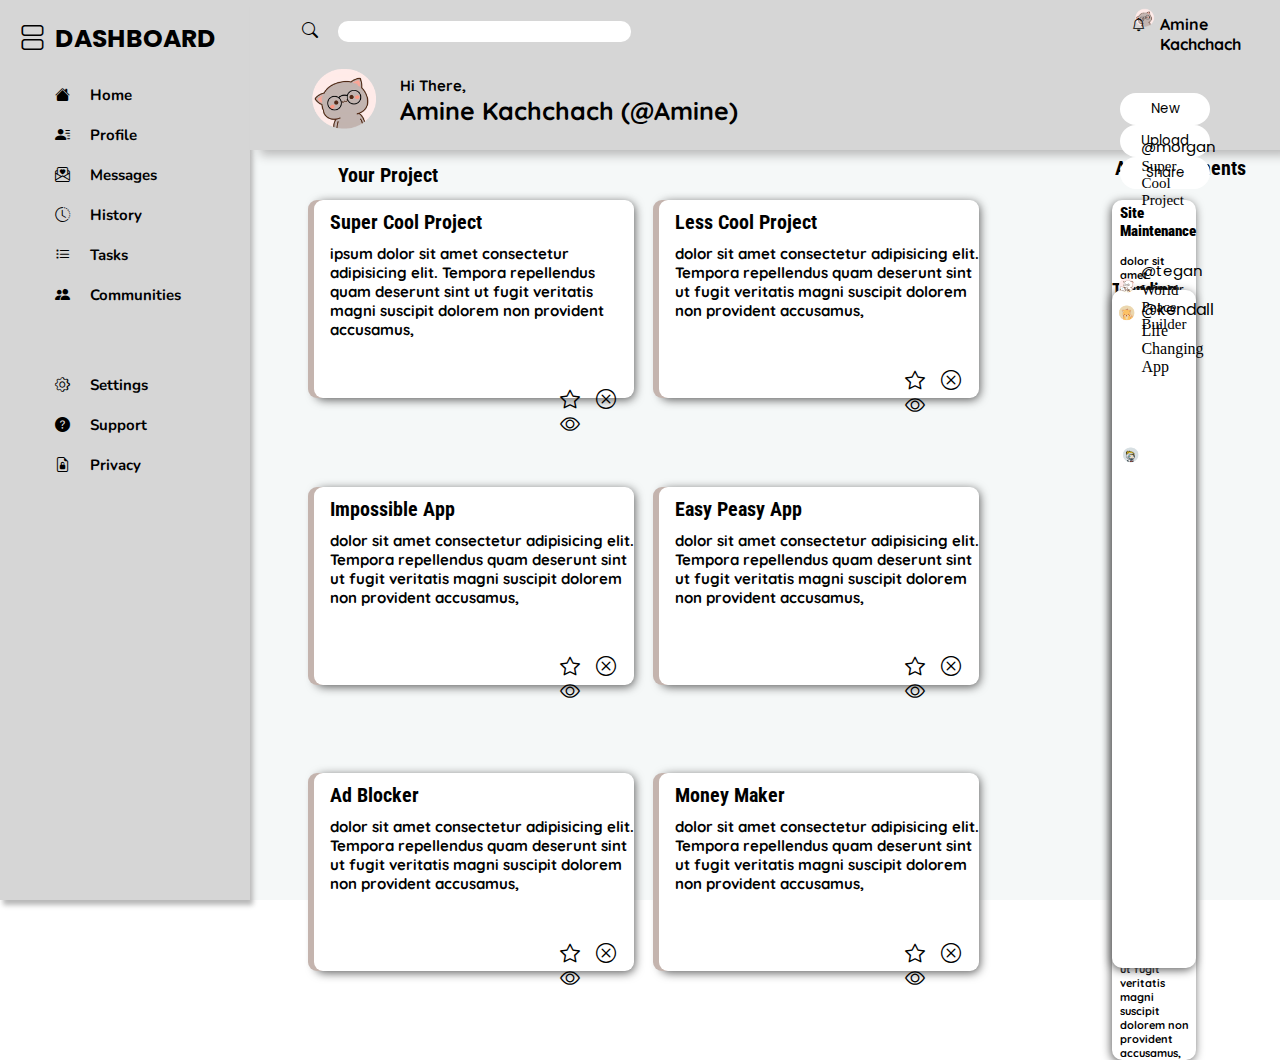
<file: admin-dashboard/index.html>
<!DOCTYPE html>
<html lang="en">
<head>
    <meta charset="UTF-8">
    <meta http-equiv="X-UA-Compatible" content="IE=edge">
    <meta name="viewport" content="width=device-width, initial-scale=1.0">
    <link rel="stylesheet" href="style.css">
    <link rel="stylesheet" href="https://cdn.jsdelivr.net/npm/bootstrap-icons@1.8.0/font/bootstrap-icons.css">
    <title>Admin Dashboard</title>
</head>
<body>
<div class="grid-container">
    <div class="title-dashboard"><h1><i class="bi bi-view-stacked"></i>DASHBOARD</h1></div>
    <div class="sidebar-menu">
        <button><i class="bi bi-house-fill"></i>Home</button>
        <button><i class="bi bi-person-lines-fill"></i>Profile</button>
        <button><i class="bi bi-envelope-paper-heart"></i>Messages</button>
        <button><i class="bi bi-clock-history"></i>History</button>
        <button><i class="bi bi-list-task"></i>Tasks</button>
        <button><i class="bi bi-people-fill"></i>Communities</button>
        <div class="second-part-menu">
            <button><i class="bi bi-gear"></i>Settings</button>
            <button><i class="bi bi-question-circle-fill"></i>Support</button>
            <button><i class="bi bi-file-earmark-lock2"></i>Privacy</button>

        </div>
    </div>

<div class="search-container">
    <div class="search-input">
        <i class="bi bi-search"></i><input type="search" name="" id="">
    </div>
    
</div>
<div class="search-logo">
    <img class="pawn-logo" src="img/gray-cat.svg" alt="">  
</div>

<div class="logo-text">
    <p class="p1">Hi There,</p>
    <p class="p2">Amine Kachchach (@Amine)</p>
   
</div>

<div class="second-search-logo">
    <img class="pawn-logo" src="img/gray-cat.svg" alt="">  
</div>

<div class="second-logo-text">
    <p>Amine Kachchach</p>
</div>

<div class="second-logo-bell">
  <BUTton><i class="bi bi-bell"></i></BUTton>  
</div>

<div class="search-buttons">
    <button class="srch-btn">New</button>
    <button class="srch-btn">Upload</button>
    <button class="srch-btn">Share</button>
</div>

<h2 class="anouncements-title">Announcements</h2>

<h2 class="projects-title">Your Project</h2>
<div class="articles-grid">
    <article class="articles-styles"> <h1>Super Cool Project</h1> 
        <p>
        ipsum dolor sit amet consectetur adipisicing elit.
        Tempora repellendus quam deserunt sint ut fugit veritatis magni suscipit 
        dolorem non provident accusamus, 
        <div class="project-icons">
            <button><i class="bi bi-star" style="font-size:20px;"></i></button>
            <button><i class="bi bi-x-circle" style="font-size:20px;"></i></button>
            <button><i class="bi bi-eye " style="font-size:20px;"></i></button> 
        </div>
        <p>
    </article>
    <article class="articles-styles" > <h1>Impossible App</h1> 
        <p>
        dolor sit amet consectetur adipisicing elit.
        Tempora repellendus quam deserunt sint ut fugit veritatis magni suscipit 
        dolorem non provident accusamus, 
        <div class="project-icons">
            <button><i class="bi bi-star" style="font-size:20px;"></i></button>
            <button><i class="bi bi-x-circle" style="font-size:20px;"></i></button>
            <button><i class="bi bi-eye " style="font-size:20px;"></i></button> 
        </div>
        </p>
    </article>
    <article class="articles-styles"> <h1>Ad Blocker</h1> 
        <p>
        dolor sit amet consectetur adipisicing elit.
        Tempora repellendus quam deserunt sint ut fugit veritatis magni suscipit 
        dolorem non provident accusamus, 
        <div class="project-icons">
            <button><i class="bi bi-star" style="font-size:20px;"></i></button>
            <button><i class="bi bi-x-circle" style="font-size:20px;"></i></button>
            <button><i class="bi bi-eye " style="font-size:20px;"></i></button> 
        </div>
        </p>    
    </article>
    <article class="articles-styles"> <h1>Less Cool Project</h1> 
        <p>
            dolor sit amet consectetur adipisicing elit.
            Tempora repellendus quam deserunt sint ut fugit veritatis magni suscipit 
            dolorem non provident accusamus, 
            <div class="project-icons">
                <button><i class="bi bi-star" style="font-size:20px;"></i></button>
                <button><i class="bi bi-x-circle" style="font-size:20px;"></i></button>
                <button><i class="bi bi-eye " style="font-size:20px;"></i></button> 
            </div>
        </p>
    </article>
    <article class="articles-styles"> <h1>Easy Peasy App</h1> 
        <p>
            dolor sit amet consectetur adipisicing elit.
            Tempora repellendus quam deserunt sint ut fugit veritatis magni suscipit 
            dolorem non provident accusamus, 
            <div class="project-icons">
                <button><i class="bi bi-star" style="font-size:20px;"></i></button>
                <button><i class="bi bi-x-circle" style="font-size:20px;"></i></button>
                <button><i class="bi bi-eye " style="font-size:20px;"></i></button> 
            </div>
        </p>
    </article>
    <article class="articles-styles"> <h1>Money Maker</h1> 
        <p>
            dolor sit amet consectetur adipisicing elit.
            Tempora repellendus quam deserunt sint ut fugit veritatis magni suscipit 
            dolorem non provident accusamus, 
            <div class="project-icons">
                <button><i class="bi bi-star" style="font-size:20px;"></i></button>
                <button><i class="bi bi-x-circle" style="font-size:20px;"></i></button>
                <button><i class="bi bi-eye " style="font-size:20px;"></i></button> 
            </div>
        </p>
    </article>
</div>
<div class="announce-grid">
    <article class="announce-articles">
        <h1>Site Maintenance</h1>
        <br>
        <p>
            dolor sit amet consectetur adipisicing elit.
            Tempora repellendus quam deserunt sint ut fugit veritatis magni suscipit 
            dolorem non provident accusamus, 
        </p>

        <br>
        <hr>
        <br>

        <h1>Community Share Day</h1>
        <br>
        <p>
            dolor sit amet consectetur adipisicing elit.
            Tempora repellendus quam deserunt sint ut fugit veritatis magni suscipit 
            dolorem non provident accusamus,
        </p>

        <br>
        <hr>
        <br>
        
        <h1>Update Privacy Policy</h1>
        <br>
        <p>
            dolor sit amet consectetur adipisicing elit.
            Tempora repellendus quam deserunt sint ut fugit veritatis magni suscipit 
            dolorem non provident accusamus, 
        </p>
    </article>
</div>

<h1 class="trending-title">Trending</h1>

<div class="trending-grid">
    <div class="trending-infos">
            <img src="img/chibi-dog.svg" alt="" class="trending-img1">
        <div class="trending-p">
            <p class="trending-descriptions">
                <p class="mentions">
                    @tegan <br>
                </p> 
                World Peace Builder
            </p>
        </div>

        <img src="img/cat-laptop.svg" alt="" class="trending-img2">
        <img src="img/blonde-chibi.svg" alt="" class="trending-img3">

        <div class="trending-p2">
            <p class="trending-descriptions">
                <p class="mentions">
                    @morgan <br>
                </p> 
                Super Cool Project
            </p>
        </div>

        <div class="trending-p3">
            <p class="trending-descriptions">
                <p class="mentions">
                    @kendall <br>
                </p> 
                Life Changing App
            </p>
        </div>
    </div>
</div>  
</div>
</body>
</html>
</file>
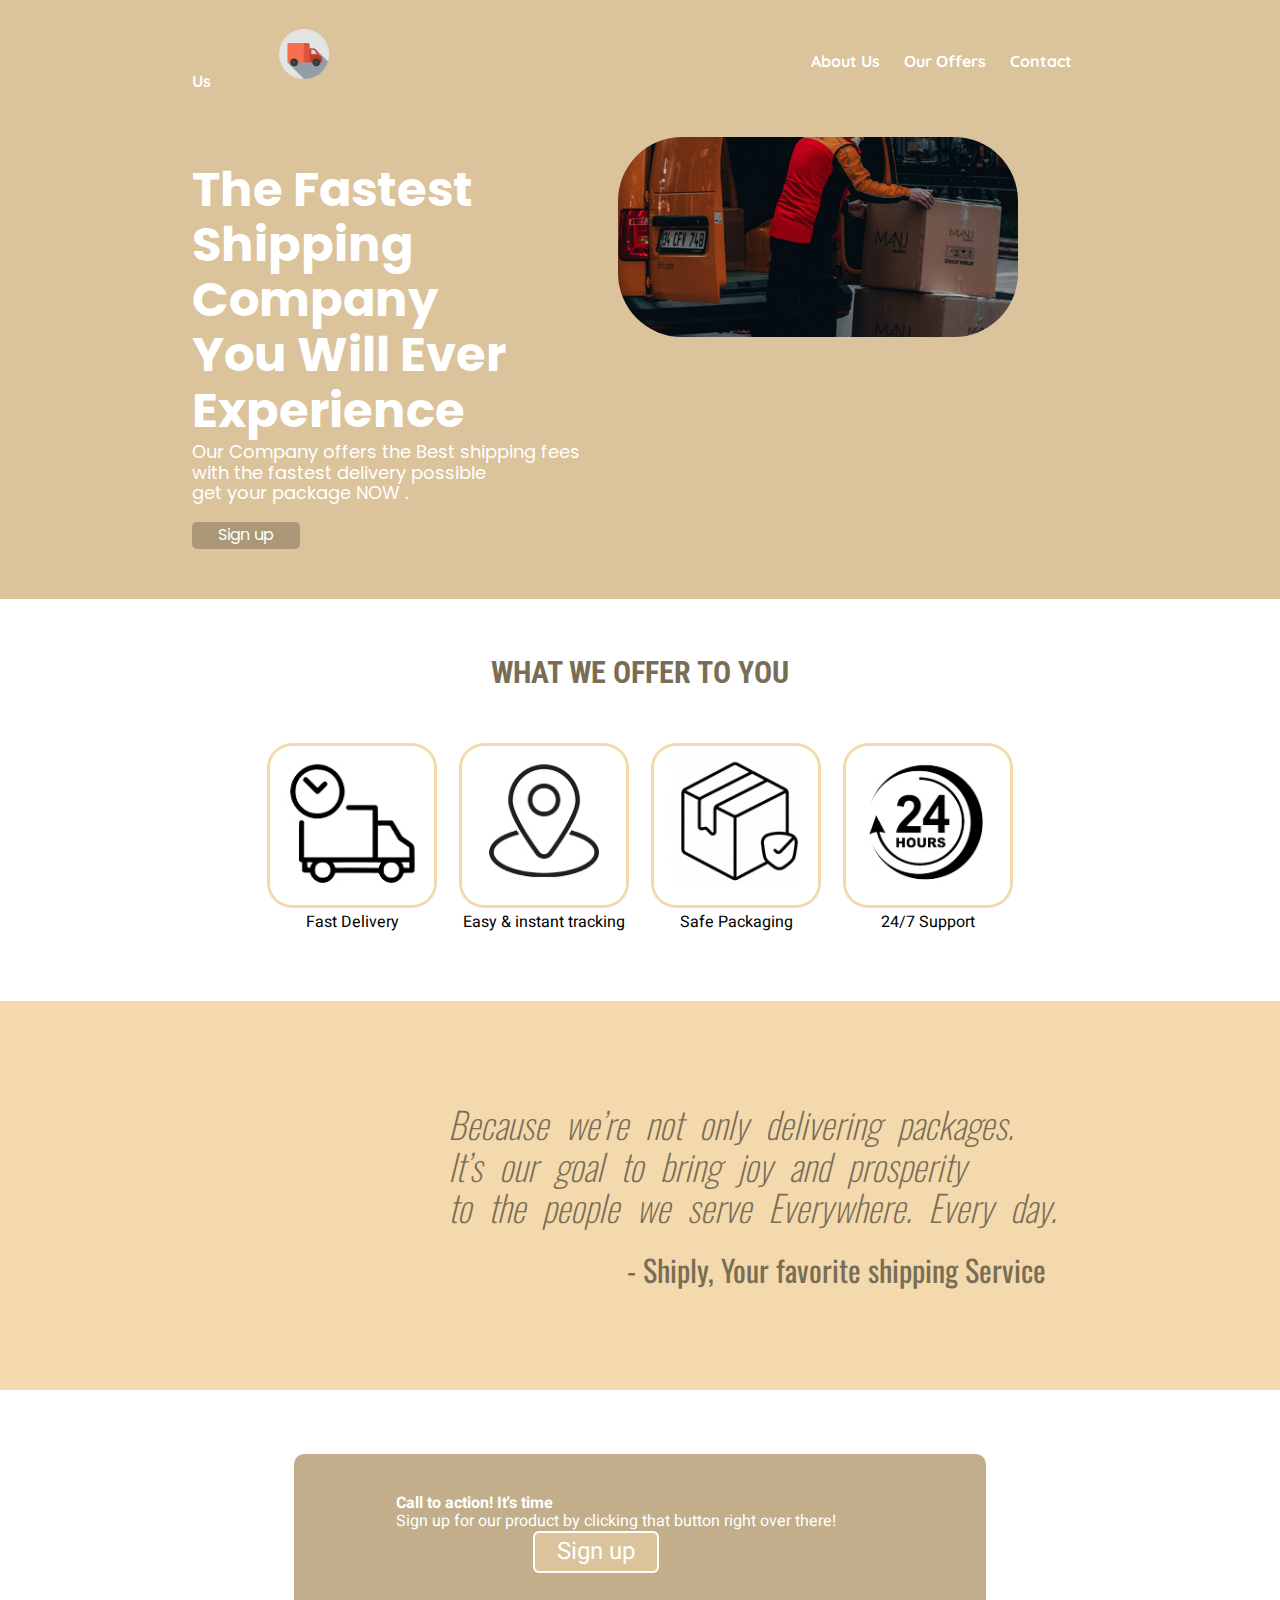
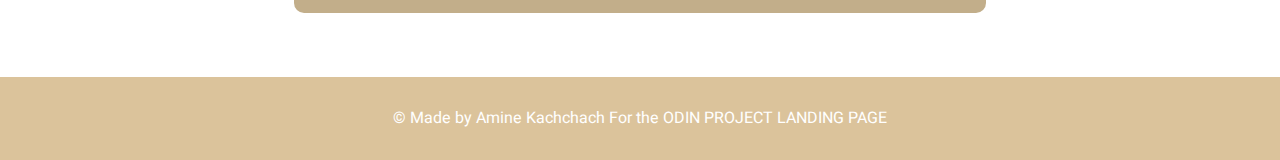
<file: landing page/index.html>
<!DOCTYPE html>
<html lang="en">
<head>
    <meta charset="UTF-8">
    <meta http-equiv="X-UA-Compatible" content="IE=edge">
    <meta name="viewport" content="width=device-width, initial-scale=1.0">
    <link rel="stylesheet" href="style.css">
    <link rel="stylesheet" href="normalize.css">
    <title>Shiply</title>
</head>
<body>
        <header class="main-header">

            <div class="container1"> 

              <a href="#">
                  <img src="img/logo.png" alt="logo" class="header-logo">
                </a>      
            <h3></h3>

            <ul class="main-nav">
                <li>
                    <a href="#">About Us</a> 
                </li>
                <li>
                    <a href="#">Our Offers</a> 
                </li>
                <li>
                   <a href="#">Contact Us</a> 
                </li>
            </ul>
            <img src="img/placeholder.jpg" alt="placeholderimg" class="placeholder-img">

            <h2>The Fastest Shipping Company <br> You Will Ever Experience</h2>
            <p>
                Our Company offers the Best shipping fees<br>with
                the fastest delivery possible<br> get your package NOW .
            </p>
            <button type="submit" class="btn1">Sign up</button>
        </div>
        
        </header>


        <div class="container2">
            <h3>WHAT WE OFFER TO YOU</h3>
            <figure class="item">
                    <div class="wrap">
                        <img src="img/fast.jpg" />
                        <figcaption class="caption">Fast Delivery</figcaption>
                    </div>
                    <div class="wrap">
                        <img src="img/track.jpg" />
                        <figcaption class="caption">Easy & instant tracking</figcaption>
                    </div>  
                    <div class="wrap">
                        <img src="img/safe.jpg" />
                        <figcaption class="caption">Safe Packaging</figcaption>
                    </div>
                    <div class="wrap">
                        <img src="img/support.jpg" />
                        <figcaption class="caption">24/7 Support</figcaption>
                    </div>
                    </figure>
        </div>

        <div class="container3">

            <p>
                Because we’re not only delivering packages. <br>
                It’s our goal to bring joy and prosperity <br> 
                to the people we serve Everywhere. Every day.
            </p>
            <blockquote>- Shiply, Your favorite shipping Service</blockquote> 
        </div>
        <div class="container4">
            <div class="wrapper">
                <p>
                   <strong>Call to action! It's time</strong> 
                    <br> 
                     Sign up for our product by clicking that button right over there! 
                    <button class="signup2">
                        Sign up
                    </button>
                </p>
            </div>

        </div>
        <footer class="main-footer">
            <span>&copy; Made by Amine Kachchach For the ODIN PROJECT LANDING PAGE</span>
        </footer>
</body>
</html>
</file>
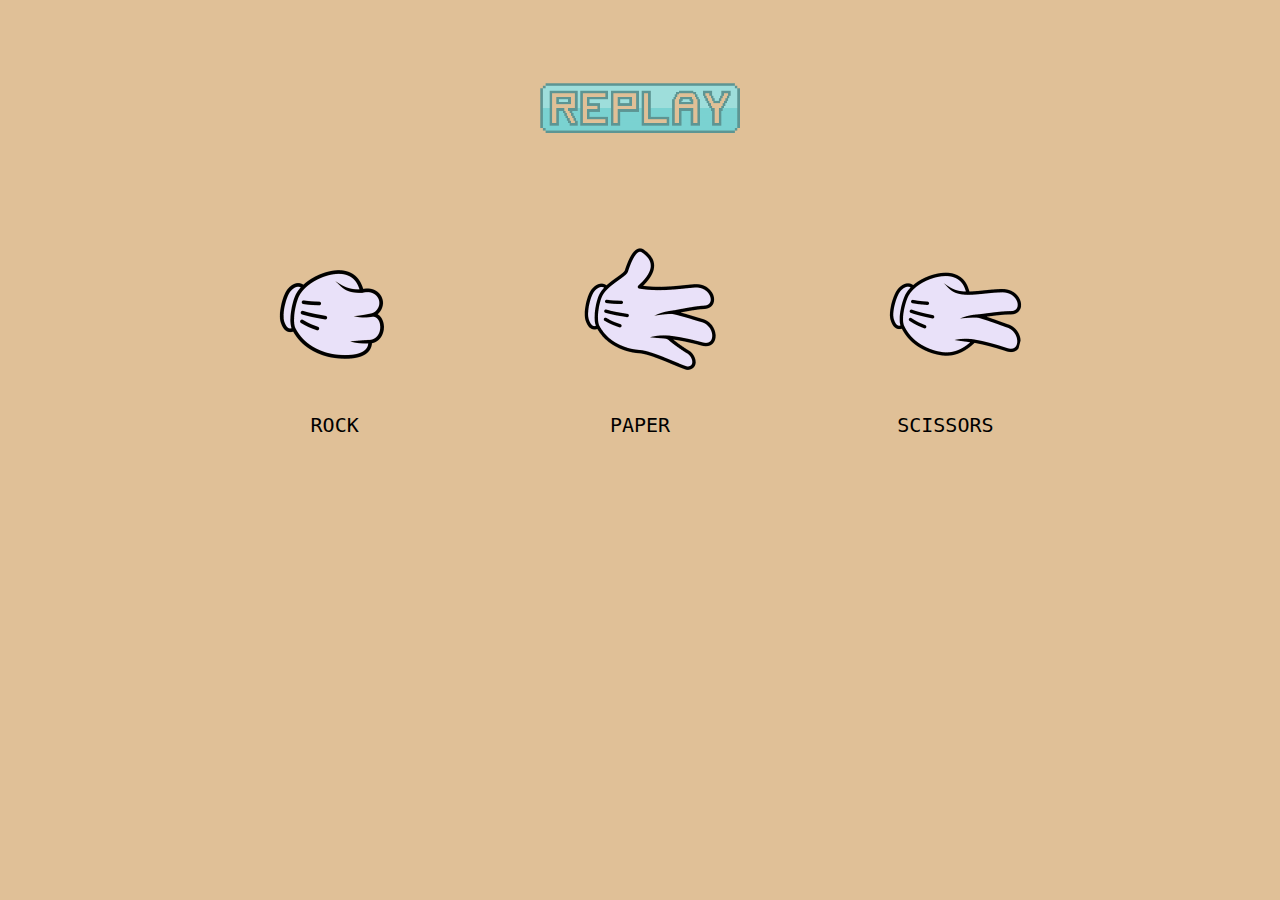
<file: rock-paper-scissors/index.html>
<!DOCTYPE html>
<html lang="en">
<head>
    <meta charset="UTF-8">
    <meta http-equiv="X-UA-Compatible" content="IE=edge">
    <meta name="viewport" content="width=device-width, initial-scale=1.0">
    <link rel="stylesheet" href="style.css">
    <title>Document</title>
</head>
<body>

    
    <div class="play-again">
        <button id="play-again"><img src="img/playagain.png"></button>
    </div>
<div id="final-message" class="fm">


    <div class="game-buttons">
        <button id="rocks"><img src="img/rock.png"> ROCK </button>
        <button id="papers"><img src="img/paper.png"> PAPER</button>
        <button id="scissors"><img src="img/scissor.png"> SCISSORS </button>
    </div>


    <div id="humanScore" class="humanScore"></div>
    <div id="cpuScore" class="cpuScore"></div>
    <div id="results" class="results"></div>
    <div id="final-result" class="final-result"></div>

</div>
    <script src="script2.js"></script>

</body>
</html>
</file>
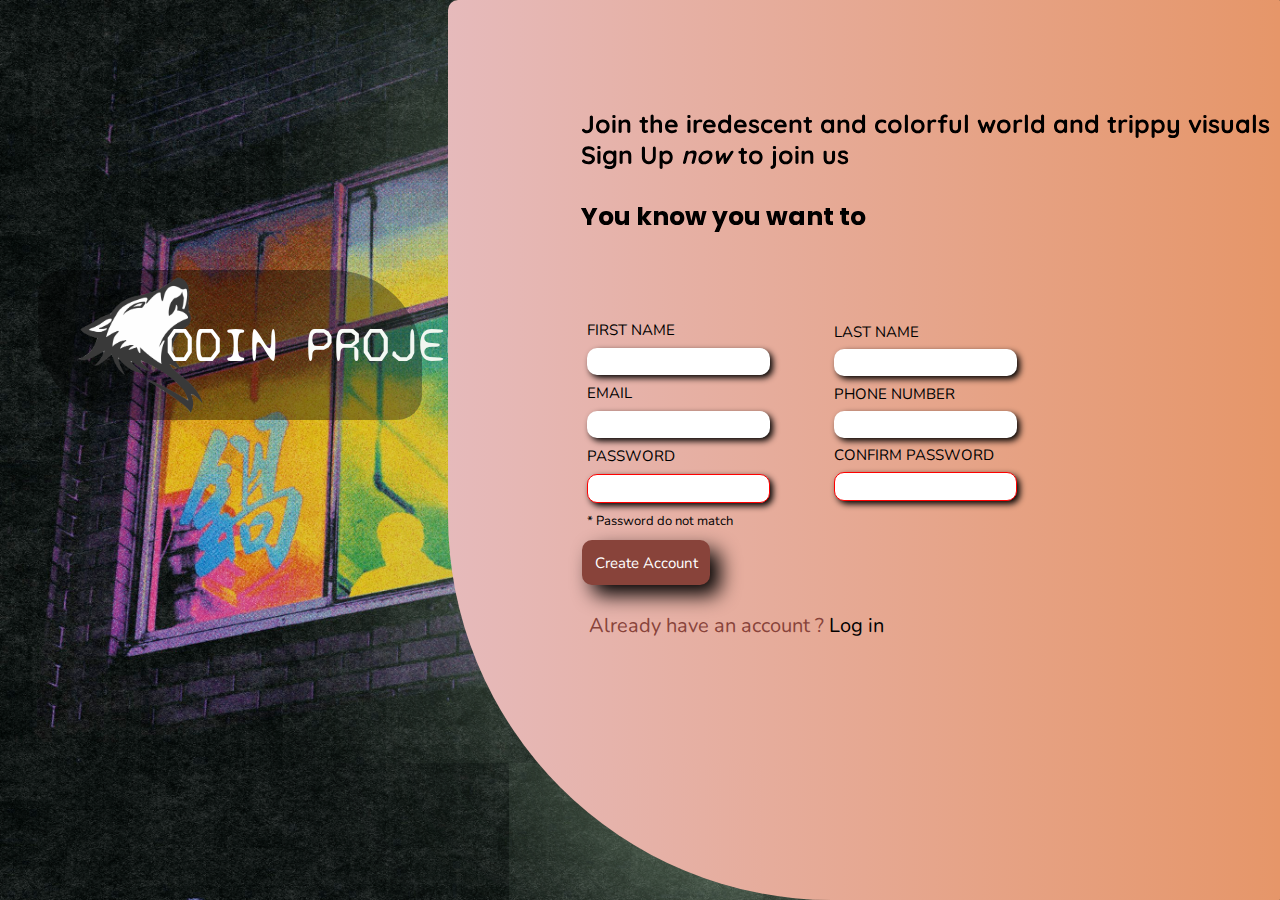
<file: signupform/index.html>
<!DOCTYPE html>
<html lang="en">
<head>
    <meta charset="UTF-8">
    <meta http-equiv="X-UA-Compatible" content="IE=edge">
    <meta name="viewport" content="width=device-width, initial-scale=1.0">
    <link rel="stylesheet" href="style.css">
    <title>Sign Up Form</title>
</head>
<body>
    <div class="logo-bg"></div>
    <div>
            <img src="img/logo.png" alt="wolf photo" class="bg-logo">
            <text class="logo-title">ODIN PROJECT</text>
    </div>

    <div class="white-background">
            <p class="first-paragraph">Join the iredescent and colorful world and trippy visuals <br> Sign Up <i>now</i> to join us</p>
            <p class="second-paragraph"> You know you want to</p>
            <div class="form-bg"></div>
    </div>
    <Fieldset class="form-box">
            FIRST NAME
            <input type="text" name="First Name" id="firstName" >
            EMAIL
            <input type="email" name="email" id="email" >
            PASSWORD
            <input type="password" name="password" id="password" required>
            <tile class="text-pw">* Password do not match</tile>

    <fieldset class="form-right">
            LAST NAME
            <input type="text" name="Last Name" id="lastName">
            PHONE NUMBER
            <input type="number" name="Phone Number" id="phoneNumber">
            CONFIRM PASSWORD
            <input type="password" name="password" id="password"  required>
    </fieldset>
    </Fieldset>
    <button type="submit">Create Account</button>
<div class="log-in"> 
            <p>Already have an account ? <a href="#">Log in</a> </p> 
</div>
</body>
</html>
</file>
<file: admin-dashboard/style.css>
@import url('https://fonts.googleapis.com/css2?family=Fredoka+One&family=Heebo&family=Jost:ital,wght@0,100;0,200;0,300;0,400;0,500;0,600;0,700;0,800;0,900;1,100;1,200;1,300;1,400;1,500;1,600;1,700;1,800;1,900&family=Nunito:wght@700&family=Oswald:wght@200;300;400;500&family=Poppins:ital,wght@0,200;0,300;1,300&family=Quicksand:wght@300&family=Roboto+Condensed:wght@700&family=Syne+Mono&display=swap');


/* font-family: 'Fredoka One', cursive;
font-family: 'Heebo', sans-serif;
font-family: 'Jost', sans-serif;
font-family: 'Nunito', sans-serif;
font-family: 'Oswald', sans-serif;
font-family: 'Poppins', sans-serif;
font-family: 'Quicksand', sans-serif;
font-family: 'Roboto Condensed', sans-serif;
font-family: 'Syne Mono', monospace; */
*{
    margin: 0;
}

.grid-container{
    display: grid;
    grid-template-columns: repeat(4, 250px);
    grid-template-rows: repeat(4, 50px);
    background-color: #F5F8F8;
    height: 100vh;
}

.title-dashboard{
    display: grid;
    grid-row: 1;
    background-color: #D6D6D6;
    height: 100vh;
    box-shadow: 3px 5px 5px #b8b8b8;  
}

.title-dashboard h1{
    margin-top: 20px;
    margin-left: 20px;
    font-family: 'Poppins', sans-serif;
    font-size: 25px;
}

.title-dashboard h1 i{
    padding-right: 10px;
    width: 10%;
}

.sidebar-menu{
    display: grid;
    grid-row: 2;
    padding-top: 20px;
}
.second-part-menu{
    padding-top: 20%;
}
.sidebar-menu button{
    width: 100px;
    margin-left: 50px;
    margin-top: 10px;
    background: none;
    border: none;
    color: rgb(0, 0, 0);
    display: flex;
    font-family: 'Nunito', sans-serif;
    font-weight: bold;
    padding: 5px;
    cursor: pointer;
    font-size: 15px;
    transition: 250ms ease-in-out;
}

.sidebar-menu button:hover{
    width: 60%;
    border-radius: 10vh;
    transition: 200ms ease-in-out;
    transform: translateX(20px);
}

.sidebar-menu button i{
    padding-right: 20px;
}

.search-container{
    display: grid;
    grid-column: 2/6;
    grid-row: 1/4;
    background-color: #D6D6D6;
    box-shadow:  10px 5px 10px #b8b8b8;  
}
.search-buttons{
    grid-column: 5;
    grid-row: 3/4;
    padding-left: 40%;
    padding-top: 1%;
}

.srch-btn{
    margin-left: 5%;
    border: none;
    background-color: #ffffff;
    padding: 6px;
    border-radius: 10vw;
    text-align: center;
    width: 90px;
    font-family: 'Poppins', sans-serif;
     transition: 250ms ease-in-out;
    transform: translateY(-10px);
}

.srch-btn:hover{
    transition: 250ms ease-in-out;
    background-color: #ffcf91;
    cursor: pointer;
    transition: 250ms ease-in-out;
    transform: translateY(-20px);
}
.search-logo{
   display: grid;
   grid-column: 2;
   grid-row: 1;
   width:  35%;
   padding-top: 15%;
   padding-left: 20%;
}

.second-search-logo{
    display: grid;
    grid-column: 5;
    grid-row: 1/2;
    width: 9%;
    padding-left: 47%;
}

.second-logo-text{
    grid-column: 5;
    grid-row: 1;
    padding-left: 57%;
    padding-top: 5%;
    font-family: 'Quicksand', sans-serif;
    font-weight: bolder;
}

.second-logo-bell{
    grid-column: 5;
    grid-row: 1;
    padding-left: 45%;
    padding-top: 5.5%;
}
.second-logo-bell button{
    background: none;
    border: none;
    cursor: pointer;
    transition: 0.5s;

}
.second-logo-bell button:hover{
    background: none;
    border: none;
    cursor: pointer;
    transition: 0.5s;
    color: #885a3e;
}

.logo-text{
    grid-column: 2/5;
    grid-row: 2;
    padding-left: 20%;
    padding-top: 3.5%;
}

.logo-text .p1{
    font-family: 'Quicksand', sans-serif;
    font-size: 15px;
    font-weight: bold;
}

.logo-text .p2{
    font-family: 'Quicksand', sans-serif;
    font-size: 25px;
    font-weight: bolder;

}


.search-input{
    grid-row: 1/2;
    padding-top: 2%;
    padding-left: 5%;
}

.search-input i{
    padding-right: 20px;
}


input[type="search"]{
    width: 30%;
    background-color: #ffffff;
    border: none;
    border-radius: 10px;
    padding: 3px;
    outline:none!important;
}



.articles-grid{
    display: grid;
    grid-column: 2/4;
    grid-row: 5;
    grid-template-rows: repeat(3, minmax(0, 1fr));
    grid-auto-flow: column;
    grid-column-gap: 5%;
}
.articles-styles{
    background-color: rgb(255, 255, 255);
    margin-left: 20%;
    width: 25vw;
    height: 22vh;
    box-shadow: -6px 0px 0px #c4b4ae , 1px 2px 10px #5f5f5f;  
    border-radius: 1vh;
    resize: both;
    transition: 0.5s;
}
.articles-styles:hover{
    transition: 0.5s;
    box-shadow: -6px 0px 0px #ffcf91 , 1px 2px 10px #6d4e29;
    cursor: pointer;
    transition: 250ms ease-in-out;
    transform: translateY(-10px);
 
}
.articles-styles h1{
    text-align: start;
    padding-top: 10px;
    padding-left: 5%;
    font-family: 'Roboto Condensed', sans-serif;
    font-size: 20px;
}
.anouncements-title{
    font-family: 'Roboto Condensed', sans-serif;
    font-size: 20px;
    padding-left: 41%;
    padding-top: 2%;
    grid-column: 5;
    grid-row: 4;
    transition: 250ms ease-in-out;
}
.projects-title{
    font-family: 'Roboto Condensed', sans-serif;
    font-size: 20px;
    padding-left: 35%;
    padding-top: 5%;
    grid-column: 2;
    grid-row: 4;
    transition: 0.5s ease-in-out;
}

.projects-title:hover{
    font-family: 'Roboto Condensed', sans-serif;
    padding-left: 35%;
    padding-top: 5%;
    grid-column: 2;
    grid-row: 4;
    color: #645a53;
    cursor: pointer;
    transition: 0.5s ease-in-out;
}

.articles-styles p{
    text-align: start;
    padding-top: 10px;
    padding-left: 5%;
    font-family: 'Quicksand', sans-serif;
    font-size: 15px;
    font-weight: bold;
}

.announce-grid{
    display: grid;
    grid-row: 5;
    grid-column: 5;
    padding-left: 40%;
    height: 47%;
    width: 30%;
}

.announce-articles{
    background-color: rgb(255, 255, 255);
    /* text-align: start; */
    justify-content: center;
    align-content: center;
    padding-left: 10%;
    padding-right: 5%;
    padding-top: 5%;
    border-radius: 10px;
    box-shadow: -1px 2px 10px #5f5f5f;  
    font-family: 'Quicksand', sans-serif;
    font-size: 11px;
    font-weight: bolder;
    
}

.announce-articles h1{
    font-weight: bolder;
    font-size: 15px;
    font-family: 'Roboto Condensed', sans-serif;

}
hr{
    width: 80%;
    margin-left: 5%;    
    color: gray;
    border: none;
    height: 1PX;
    background-color: rgb(179, 179, 179);
}

.trending-title{
    padding-left: 40%;
    padding-top: 46%;
    font-family: 'Roboto Condensed', sans-serif;
    font-size: 18px;
    display: grid;
    grid-row: 4/6;
    grid-column: 5;
}

.trending-grid{
    display: grid;
    margin-top: 50%;
    grid-row: 4/6;
    grid-column: 5;
    padding-left: 40%;
    width: 30%;
    grid-auto-flow: column;
}
.trending-infos{
    background-color: white;
    box-shadow: -1px 2px 10px #5f5f5f;  
    border-radius: 10px;
    margin-top: 0%;
    height: 88%;
}
.trending-img1{
    padding-top: 10%;
    width: 25%;
    padding-left: 5%;
    position: relative;
}
.trending-img2{
    bottom: 20%;
    width: 25%;
    padding-left: 5%;
    position: relative;
}
.trending-img3{
    top: 5%;
    width: 25%;
    right: 30%;
    padding-left: 5%;
    position: relative;
}

.trending-p{
    position: relative;
    bottom: 73px;
    padding-left: 35%;
    font-size: 15px;
}
.trending-p2{
    position: relative;
    bottom: 45%;
    padding-left: 35%;
    font-size: 15px;
}
.trending-p3{
    position: relative;
    left: 35%;
    bottom: 32%;
}

.mentions{
    font-family: 'Poppins', sans-serif;
}

.trending-descriptions{
    font-family: 'Poppins', sans-serif;
}

.project-icons{
    padding-left: 75%;
    padding-top: 15%;
}
.project-icons button{
    background: none;
    border: none;
    cursor: pointer;
    transition: ease-in-out 200ms;

}
.project-icons button:hover{
    background: none;
    border: none;
    cursor: pointer;
    color: #ffcf91;
    transition: ease-in-out 200ms;
}
</file>
<file: landing page/style.css>
@import url('https://fonts.googleapis.com/css2?family=Fredoka+One&family=Heebo&family=Nunito:wght@700&family=Oswald:wght@200;300;400;500&family=Poppins:ital,wght@0,200;0,300;1,300&family=Quicksand:wght@300&family=Roboto+Condensed:wght@700&family=Work+Sans:ital,wght@0,200;0,300;1,200;1,300&display=swap');
/* font-family: 'Fredoka One', cursive;
font-family: 'Heebo', sans-serif;
font-family: 'Nunito', sans-serif;
font-family: 'Oswald', sans-serif;
font-family: 'Poppins', sans-serif;
font-family: 'Quicksand', sans-serif;
font-family: 'Roboto Condensed', sans-serif;
font-family: 'Work Sans', sans-serif; */
*{
    margin: auto;
    box-sizing: border-box;
}

.main-header{
    background-color: #DBC39B;
    width: 100%;
    padding: 50px 0;
}
.header-logo{
    margin-top: 1.5%;
    position:absolute; 
    top:0; 
    left: 31vh;
    width: 50px;
    height: auto;
    padding-top: 10px;
    display: inline;
    margin-right: 70%;
}
.main-header h3{
    display: inline;
    margin-right: 68%;
}
.main-header h2{
    font-size: 48px;
    padding-top: 8vh;
    font-family: 'Poppins', sans-serif;

}
.main-header p{
    font-size: 18px;
    font-family: 'Poppins', sans-serif;
    margin-top: 4px;
}
.container1 .btn1{
    color: white;
    background-color: #AA9878;
    border-radius: 5px;
    border: none;
    font-family: 'Poppins', sans-serif;
    width: 12vh;
    height: 3vh;
    margin-top: 2%;
    transition: 0.5s;

}
.container1 .btn1:hover{
    color: white;
    background-color: #8C8984;
    transition: 0.5s;
    cursor: pointer;
}


.container1{
    width: 70%;
    margin: 0 auto;
    color: white;
    font-family: 'Quicksand', sans-serif;
}
.placeholder-img{
    float: right;
    height: 200px;
    width: auto;
    margin: 65px 70px auto;
    border-radius: 5vw;
}
.placeholder-img:hover{
    cursor: pointer;
}

.main-nav{
    display: inline;
}
.main-nav li {
    display: inline;
    margin: 10px;
    margin-bottom: 19px;
}
.main-nav li a {
    color: white;
    text-decoration: none;
    font-weight: bold;
    transition: 0.2s;

}
.main-nav li a:hover{
    color: #8C8984;
    transition: 0.2s;  
}

.container2 h3{
    padding-top: 3%;
    font-size: 30px;
    text-align: center;
    font-family: 'Roboto Condensed', sans-serif;
    color: #7A6D56;

}
.container2{
    padding: 150px;
    display:inline;
    text-align: center;
    align-items: center;
    justify-content: center;
}


.item {
    display: flex;
    flex-wrap: wrap;
    justify-content: space-around;
    margin: 0;
    padding-left: 20%;
    padding-right: 20%;
    padding-top: 3%;
    padding-bottom: 4%;
  }
  
  .item img {
    margin-top: 15px;
    width: 170px;
    height: 165px;
    display: inline-block;
    border-radius: 15%;
    border: 3px #F3D9AC solid;
    
  }
  
  .caption {
    display: inline-block;
    font-family: 'Heebo', sans-serif;
    
  }

  
  .wrap{
      width:170px;
      text-align: center;
  }
  .item img:hover{
      cursor: pointer;
    
  }
.container3{
    background-color: #F3D9AC;
    padding-top: 8%;
    padding-bottom: 8%;
}
.container3 p{
    width: auto;
    height: auto;
    font-size: 36px;
    padding-left: 35%;
    font-family: 'Oswald', sans-serif;
    font-weight: lighter;
    font-style: italic;
    text-align: left;
    word-spacing: 10px;
    color: #7A6D56;

}
.container3 blockquote{
    width: 100%;
    height: 100%;
    font-size: 30px;
    padding-top: 2%;
    padding-left: 49%;
    font-family: 'Oswald', sans-serif;
    text-align: left;
    color: #7A6D56;
}
.container4{
    background-color: #ffffff;
    padding: 5%;
}
.container4 .wrapper{
    width: 60%;
    height: auto;
    padding: 40px;
    border-radius: 10px;
    background-color: #C2AE8A;
    font-family: 'Heebo', sans-serif;
    color: white;
}
.wrapper p{
    padding-left: 10%;
}

.wrapper br{
    font-weight: lighter;
}
.signup2{
    margin-left: 25%;
    border-radius: 6px;
    border-color: transparent;
    background-color: #DBC39B;
    color: white;
    font-size: 24px;
    border: 2px solid white;
    padding-right: 4%;
    padding-left: 4%;
    padding-top: 1%;
    padding-bottom: 1%;
    transition: 0.5s;

}
.signup2:hover{
    transition: 0.5s;
    background-color: #8C8984;
    cursor: pointer;
}
.main-footer{
    background-color: #DBC39B;
    /* position: absolute; */
    bottom: 0;
    width: 100%;
    margin: 0 auto;
    padding: 2em 0;
    /* padding: 50px; */
    text-align: center;
    color: white;
    font-family: 'Heebo', sans-serif;
}
</file>
<file: rock-paper-scissors/style.css>
*{
    background-color: #E0C097;
    margin: 0;
    text-align: center;
    margin-top: 4%;
}
.game-buttons button{
    border: none;
    text-align: center;
    margin: 2%;
    transition: 0.5s;
    font-family: monospace;
    font-size: 20px;
}
.game-buttons button:hover{
    cursor: pointer;
    color: #746657;
    
}
h3{
    font-family: monospace;
    margin: 20px;
    font-size: 20px;
    /* text-align: left; */
    display: flex;
}
h2{
    font-family: monospace;
    margin: 20px;
    font-size: 20px;
    /* text-align: right; */
    display: flex;
}
.game-buttons button img{
    display: block;
    height: 200px;  
    width: 200px;
    transition: 0.5s;
}
.game-buttons button img:hover{
    transition: 0.5s;
    display: block;
    height: 250px;  
    width: 250px;
    
}
.play-again button{
    text-align: center;
    margin-top: 50px;
    border: none;
    margin: -10px;
    cursor: pointer;

}


.play-again button img{
    padding-top: -80%;
    width: 200PX;
    height: 50px;
    margin: -10px;
    transition: 0.5s;

}

.play-again button img:hover{
    transition: 0.5s;
    padding-top: -80%;
    width: 250PX;
    height: 60px;
    margin: -10px;
    cursor: pointer;
    box-shadow: 12px 12px 2px 1px #F3F0D7;
    
}
.humanScore,
.cpuScore {
    font-family: monospace;
    display: inline;
    margin: 3%;
    font-size: 20px;
    box-shadow: 10px 10px #bda280;
    border-radius: 5px;
}
.results{
    font-family: monospace;
    font-size: 20px;
    text-align: center;
}
.fm{
    font-family: monospace;
    font-size: 70px;
    color: #4e4234; 
    text-align: center;
}
</file>
<file: signupform/style.css>
@import url('https://fonts.googleapis.com/css2?family=Fredoka+One&family=Heebo&family=Nunito:wght@700&family=Oswald:wght@200;300;400;500&family=Poppins:ital,wght@0,200;0,300;1,300&family=Quicksand:wght@300&family=Roboto+Condensed:wght@700&family=Work+Sans:ital,wght@0,200;0,300;1,200;1,300&display=swap');
@import url('https://fonts.googleapis.com/css2?family=Fredoka+One&family=Heebo&family=Nunito:wght@700&family=Oswald:wght@200;300;400;500&family=Poppins:ital,wght@0,200;0,300;1,300&family=Quicksand:wght@300&family=Roboto+Condensed:wght@700&family=Syne+Mono&display=swap');
/* font-family: 'Fredoka One', cursive;
font-family: 'Heebo', sans-serif;
font-family: 'Nunito', sans-serif;
font-family: 'Oswald', sans-serif;
font-family: 'Poppins', sans-serif;
font-family: 'Quicksand', sans-serif;
font-family: 'Roboto Condensed', sans-serif;
font-family: 'Work Sans', sans-serif; */

/* ---------------------------------------

font-family: 'Fredoka One', cursive;
font-family: 'Heebo', sans-serif;
font-family: 'Nunito', sans-serif;
font-family: 'Oswald', sans-serif;
font-family: 'Poppins', sans-serif;
font-family: 'Quicksand', sans-serif;
font-family: 'Roboto Condensed', sans-serif;
font-family: 'Work Sans', sans-serif;
F6C7C8 */


*{
    margin: 0;
}
body{
    background-image: url(img/background.jpg);
    background-repeat: repeat;
    background-size: auto 950px;
}

.white-background{
    background: 
    linear-gradient(90deg, #F6C7C8, transparent), 
    url(https://grainy-gradients.vercel.app/noise.svg);
    filter:contrast(110%) brightness(90%);
    
    background-color:#FBA376;
    position: absolute;
    left: 35%;
    width: 65%;
    height: 100%;
    border-radius: 10px 1px 1px 30vw;
    box-shadow: 50px 10px 300px #B4D5B1;
}
.first-paragraph{
    position:absolute;
    font-family: 'Quicksand', sans-serif;
    font-weight: bold;
    font-size: 25px;
    top: 12%;
    left: 16%;
}

.second-paragraph{
    position:absolute;
    font-family: 'Poppins', sans-serif;
    font-weight: bold;
    font-size: 25px;
    top: 22%;
    left: 16%;
}

.form-bg{
    display: grid;
    background-color: white;
    position: absolute;
    left: 10%;
    top: 10%;
    height: 250px;
}
.form-box{
    border: none;
    display: grid;
    position: absolute;
    left: 45%;
    top: 35%;
    gap: 5%;
    font-family: 'Nunito', sans-serif;
    font-size: 15px;  
    color: black;
}
.form-box input{
    border-radius: 10px;
    height: 25px;
    box-shadow: 3px 3px 6px #000;
    border: none;
    transition: 0.5s;

}
input:hover{
    cursor:text;
}

.form-right{
    border: none;
    display: grid;
    position: absolute;
    left: 120%;
    margin-top: 2px;
    gap: 5%;
    font-family: 'Nunito', sans-serif;
    font-size: 15px; 
    color: black;
}
.form-right input{
    border-radius: 10px;
    height: 25px;
    box-shadow: 3px 3px 6px #000;
    border: none;
    transition: 0.5s;

}

input::-webkit-outer-spin-button,
input::-webkit-inner-spin-button {
  -webkit-appearance: none;
  margin: 0;
}

input:focus, textarea:focus, select:focus{
    outline: none;
}

input[type="email"]:invalid{
    border: 1px solid red;
    transition: none;
}

input[type="number"]:invalid{
    border: 1px solid red;
    transition: none;}

input[type="password"]:invalid{
    border: 1px solid red;
    transition: none;}

input[type="password"]::after {
    content: " (" attr(text-pw) ")";
}
#lastName:focus{
    border: 2px solid #2A63AB;
    transition: none;
}
.text-pw{
    font-size: 13px;
    color: black;
}

.logo-bg{
    position: absolute;
    display: flex;
    height: 150px;
    top: 30vh;
    background-color: rgb(0, 0, 0);
    width: 30%;
    left: 3%;
    opacity: 0.4;
    border-radius: 25px 10vh;
    transition: 0.5s;

}
.logo-bg:hover{

    background-color: rgb(56, 56, 56);
    opacity: 0.7;
    transition: 0.5s;
    cursor: pointer;
}
.bg-logo{
    position: absolute;
    display: flex;
    height: 150px;
    top: 30vh;
    left: 5%;
}

.logo-title{
    position: absolute;
    color: white;
    top: 35%;
    left: 13%;
    font-size: 50px;
    font-family: 'Syne Mono', monospace;
}
.logo-title:hover{

    opacity: 0.7;
    transition: 0.5s;
    cursor: pointer;
}
button{
    display: inline;
    position: absolute;
    top: 60%;
    left: 45.5%;
    border: none;
    height: 5%;
    width: 10%;
    border-radius: 10px;
    font-family: 'Nunito', sans-serif;
    cursor: pointer;
    font-size: 15px;
    background-color: #88433A;

    box-shadow: 10px 10px 20px black;
    color: white;
    transition: 0.5s;

}
button:hover{
    background-color: #865049;
    cursor: pointer;
    transition: 0.5s;
}

.log-in{
    font-size: 20px;
    color: #88433A;
    position: absolute;
    display: inline;
    left: 46%;
    top: 68%;
    font-family: 'Nunito', sans-serif;

}

a{
    color: black;
    text-decoration: none;
    transition: 0.5s;

}

a:hover{
    color: #88433A;
    text-decoration: none;
    transition: 0.5s;
}
</file>
